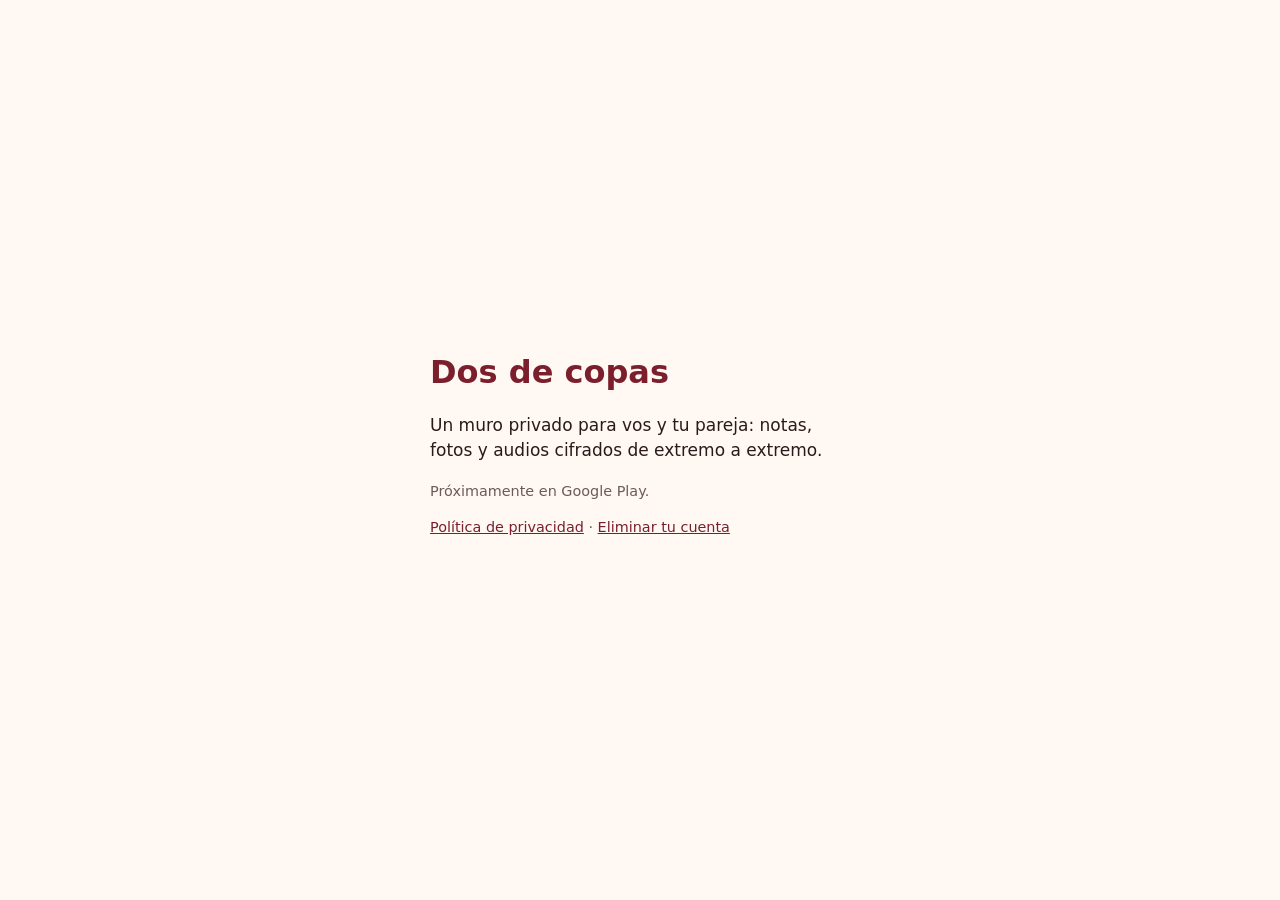
<file: index.html>
<!doctype html>
<html lang="es">
<head>
  <meta charset="utf-8">
  <meta name="viewport" content="width=device-width, initial-scale=1">
  <meta name="referrer" content="no-referrer">
  <title>Dos de copas</title>
  <meta http-equiv="Content-Security-Policy" content="default-src 'none'; style-src 'self'">
  <link rel="stylesheet" href="style.css">
</head>
<body>
  <main>
    <h1>Dos de copas</h1>
    <p>Un muro privado para vos y tu pareja: notas, fotos y audios cifrados de extremo a extremo.</p>
    <p class="muted">Próximamente en Google Play.</p>
    <p class="muted"><a href="privacidad/">Política de privacidad</a> · <a href="eliminar-cuenta/">Eliminar tu cuenta</a></p>
  </main>
</body>
</html>
</file>
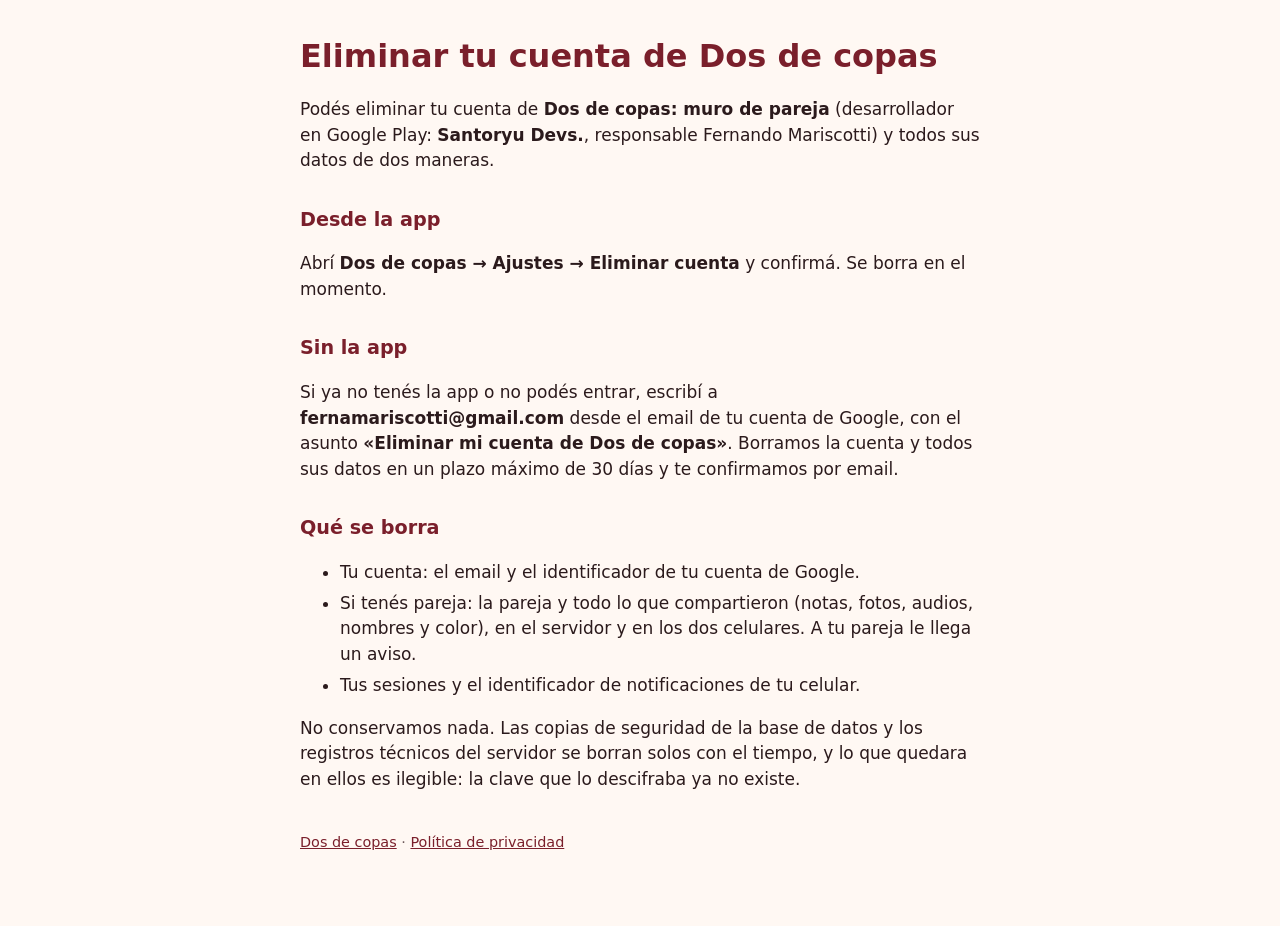
<file: eliminar-cuenta/index.html>
<!doctype html>
<html lang="es">
<head>
  <meta charset="utf-8">
  <meta name="viewport" content="width=device-width, initial-scale=1">
  <meta http-equiv="Content-Security-Policy" content="default-src 'none'; style-src 'self'">
  <meta name="referrer" content="no-referrer">
  <title>Eliminar tu cuenta · Dos de copas</title>
  <link rel="stylesheet" href="../style.css">
</head>
<body class="doc">
  <main>
    <h1>Eliminar tu cuenta de Dos de copas</h1>
    <p>Podés eliminar tu cuenta de <strong>Dos de copas: muro de pareja</strong> (desarrollador en Google Play: <strong>Santoryu Devs.</strong>, responsable Fernando Mariscotti) y todos sus datos de dos maneras.</p>

    <h2>Desde la app</h2>
    <p>Abrí <strong>Dos de copas → Ajustes → Eliminar cuenta</strong> y confirmá. Se borra en el momento.</p>

    <h2>Sin la app</h2>
    <p>Si ya no tenés la app o no podés entrar, escribí a <strong>fernamariscotti@gmail.com</strong> desde el email de tu cuenta de Google, con el asunto <strong>«Eliminar mi cuenta de Dos de copas»</strong>. Borramos la cuenta y todos sus datos en un plazo máximo de 30 días y te confirmamos por email.</p>

    <h2>Qué se borra</h2>
    <ul>
      <li>Tu cuenta: el email y el identificador de tu cuenta de Google.</li>
      <li>Si tenés pareja: la pareja y todo lo que compartieron (notas, fotos, audios, nombres y color), en el servidor y en los dos celulares. A tu pareja le llega un aviso.</li>
      <li>Tus sesiones y el identificador de notificaciones de tu celular.</li>
    </ul>
    <p>No conservamos nada. Las copias de seguridad de la base de datos y los registros técnicos del servidor se borran solos con el tiempo, y lo que quedara en ellos es ilegible: la clave que lo descifraba ya no existe.</p>

    <footer class="muted"><a href="../">Dos de copas</a> · <a href="../privacidad/">Política de privacidad</a></footer>
  </main>
</body>
</html>
</file>
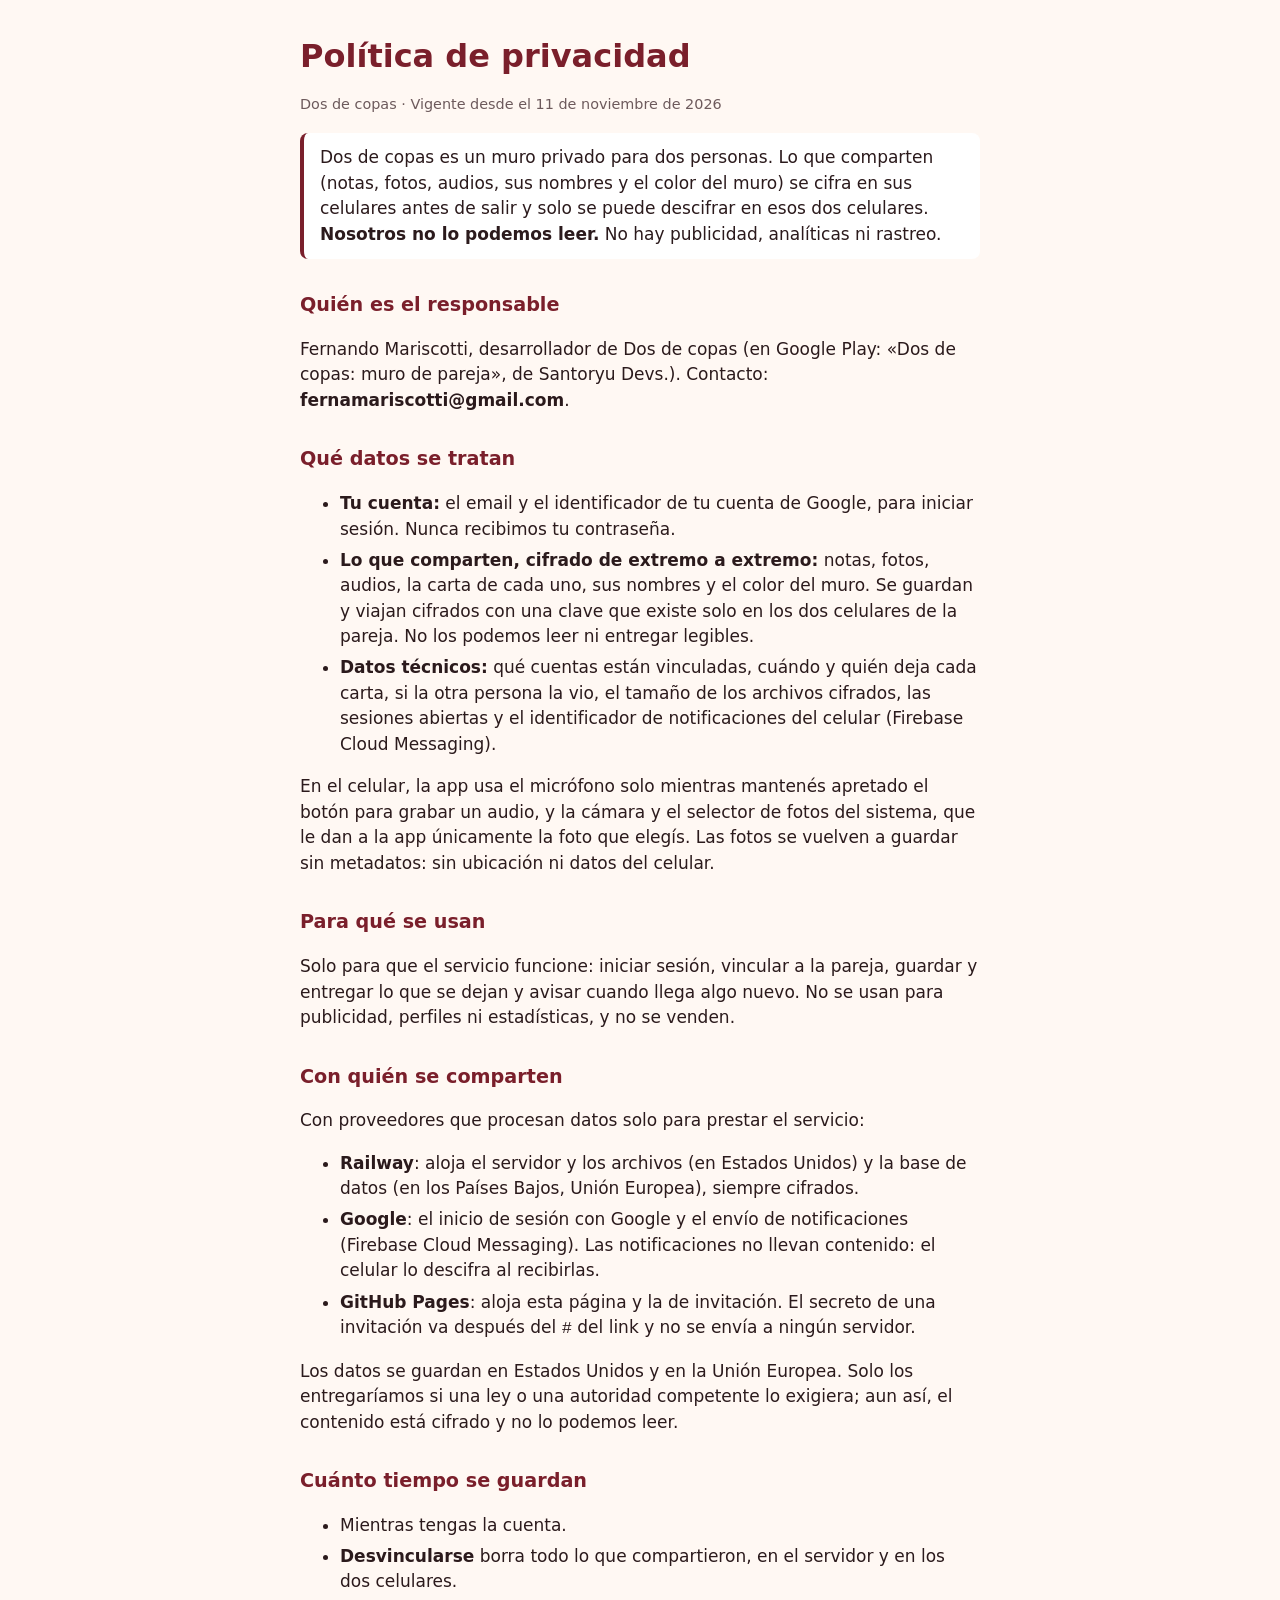
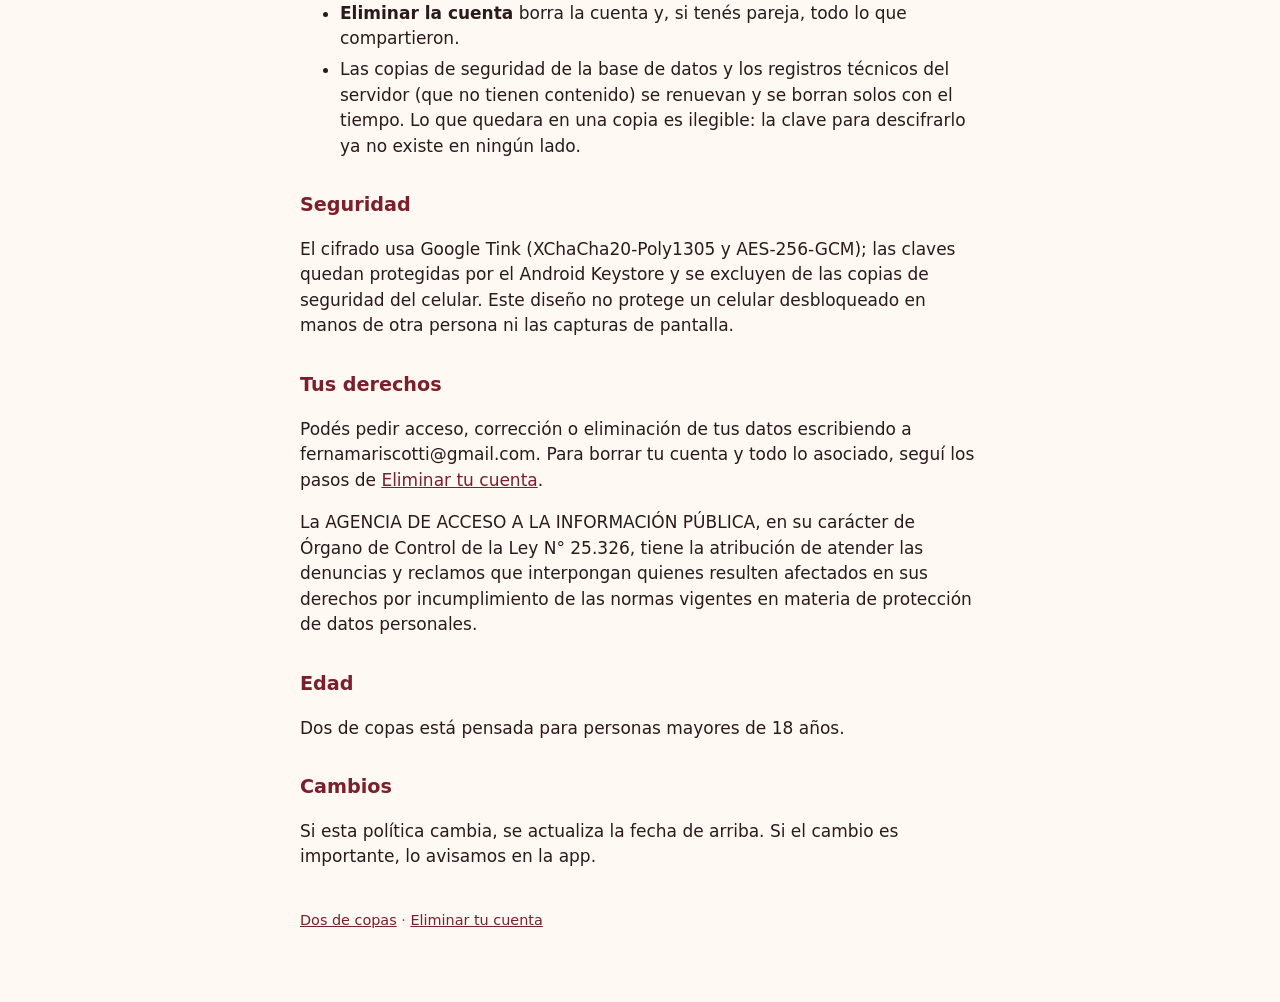
<file: privacidad/index.html>
<!doctype html>
<html lang="es">
<head>
  <meta charset="utf-8">
  <meta name="viewport" content="width=device-width, initial-scale=1">
  <meta http-equiv="Content-Security-Policy" content="default-src 'none'; style-src 'self'">
  <meta name="referrer" content="no-referrer">
  <title>Política de privacidad · Dos de copas</title>
  <link rel="stylesheet" href="../style.css">
</head>
<body class="doc">
  <main>
    <h1>Política de privacidad</h1>
    <p class="muted">Dos de copas · Vigente desde el 11 de noviembre de 2026</p>

    <p class="summary">Dos de copas es un muro privado para dos personas. Lo que comparten (notas, fotos, audios, sus nombres y el color del muro) se cifra en sus celulares antes de salir y solo se puede descifrar en esos dos celulares. <strong>Nosotros no lo podemos leer.</strong> No hay publicidad, analíticas ni rastreo.</p>

    <h2>Quién es el responsable</h2>
    <p>Fernando Mariscotti, desarrollador de Dos de copas (en Google Play: «Dos de copas: muro de pareja», de Santoryu Devs.). Contacto: <strong>fernamariscotti@gmail.com</strong>.</p>

    <h2>Qué datos se tratan</h2>
    <ul>
      <li><strong>Tu cuenta:</strong> el email y el identificador de tu cuenta de Google, para iniciar sesión. Nunca recibimos tu contraseña.</li>
      <li><strong>Lo que comparten, cifrado de extremo a extremo:</strong> notas, fotos, audios, la carta de cada uno, sus nombres y el color del muro. Se guardan y viajan cifrados con una clave que existe solo en los dos celulares de la pareja. No los podemos leer ni entregar legibles.</li>
      <li><strong>Datos técnicos:</strong> qué cuentas están vinculadas, cuándo y quién deja cada carta, si la otra persona la vio, el tamaño de los archivos cifrados, las sesiones abiertas y el identificador de notificaciones del celular (Firebase Cloud Messaging).</li>
    </ul>
    <p>En el celular, la app usa el micrófono solo mientras mantenés apretado el botón para grabar un audio, y la cámara y el selector de fotos del sistema, que le dan a la app únicamente la foto que elegís. Las fotos se vuelven a guardar sin metadatos: sin ubicación ni datos del celular.</p>

    <h2>Para qué se usan</h2>
    <p>Solo para que el servicio funcione: iniciar sesión, vincular a la pareja, guardar y entregar lo que se dejan y avisar cuando llega algo nuevo. No se usan para publicidad, perfiles ni estadísticas, y no se venden.</p>

    <h2>Con quién se comparten</h2>
    <p>Con proveedores que procesan datos solo para prestar el servicio:</p>
    <ul>
      <li><strong>Railway</strong>: aloja el servidor y los archivos (en Estados Unidos) y la base de datos (en los Países Bajos, Unión Europea), siempre cifrados.</li>
      <li><strong>Google</strong>: el inicio de sesión con Google y el envío de notificaciones (Firebase Cloud Messaging). Las notificaciones no llevan contenido: el celular lo descifra al recibirlas.</li>
      <li><strong>GitHub Pages</strong>: aloja esta página y la de invitación. El secreto de una invitación va después del <code>#</code> del link y no se envía a ningún servidor.</li>
    </ul>
    <p>Los datos se guardan en Estados Unidos y en la Unión Europea. Solo los entregaríamos si una ley o una autoridad competente lo exigiera; aun así, el contenido está cifrado y no lo podemos leer.</p>

    <h2>Cuánto tiempo se guardan</h2>
    <ul>
      <li>Mientras tengas la cuenta.</li>
      <li><strong>Desvincularse</strong> borra todo lo que compartieron, en el servidor y en los dos celulares.</li>
      <li><strong>Eliminar la cuenta</strong> borra la cuenta y, si tenés pareja, todo lo que compartieron.</li>
      <li>Las copias de seguridad de la base de datos y los registros técnicos del servidor (que no tienen contenido) se renuevan y se borran solos con el tiempo. Lo que quedara en una copia es ilegible: la clave para descifrarlo ya no existe en ningún lado.</li>
    </ul>

    <h2>Seguridad</h2>
    <p>El cifrado usa Google Tink (XChaCha20-Poly1305 y AES-256-GCM); las claves quedan protegidas por el Android Keystore y se excluyen de las copias de seguridad del celular. Este diseño no protege un celular desbloqueado en manos de otra persona ni las capturas de pantalla.</p>

    <h2>Tus derechos</h2>
    <p>Podés pedir acceso, corrección o eliminación de tus datos escribiendo a fernamariscotti@gmail.com. Para borrar tu cuenta y todo lo asociado, seguí los pasos de <a href="../eliminar-cuenta/">Eliminar tu cuenta</a>.</p>
    <p>La AGENCIA DE ACCESO A LA INFORMACIÓN PÚBLICA, en su carácter de Órgano de Control de la Ley N° 25.326, tiene la atribución de atender las denuncias y reclamos que interpongan quienes resulten afectados en sus derechos por incumplimiento de las normas vigentes en materia de protección de datos personales.</p>

    <h2>Edad</h2>
    <p>Dos de copas está pensada para personas mayores de 18 años.</p>

    <h2>Cambios</h2>
    <p>Si esta política cambia, se actualiza la fecha de arriba. Si el cambio es importante, lo avisamos en la app.</p>

    <footer class="muted"><a href="../">Dos de copas</a> · <a href="../eliminar-cuenta/">Eliminar tu cuenta</a></footer>
  </main>
</body>
</html>
</file>
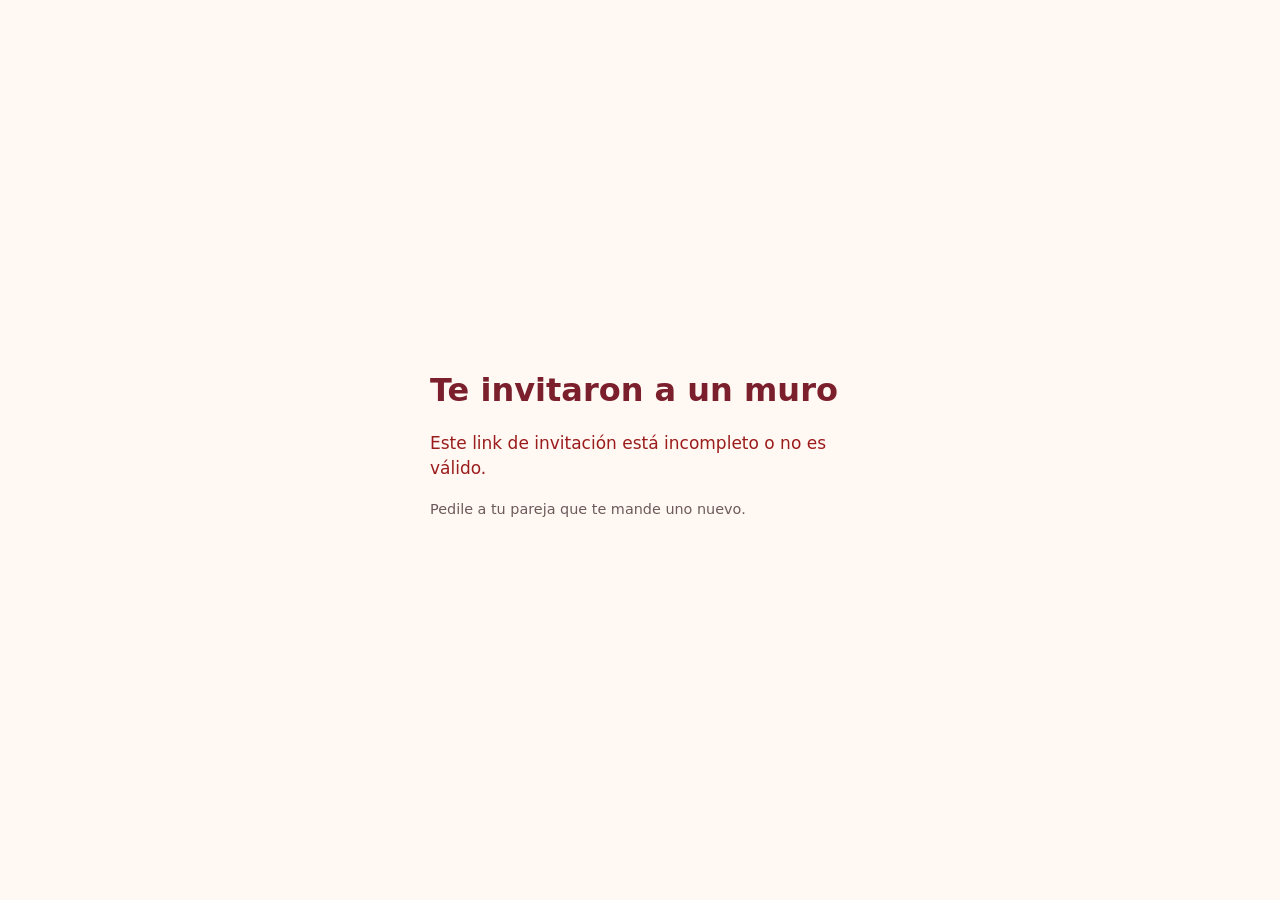
<file: unirse/index.html>
<!doctype html>
<html lang="es">
<head>
  <meta charset="utf-8">
  <meta name="viewport" content="width=device-width, initial-scale=1">
  <!-- Sin scripts ni recursos de terceros: el secreto de la invitación (después del #) nunca sale de este navegador. -->
  <meta http-equiv="Content-Security-Policy" content="default-src 'none'; style-src 'self'; script-src 'self'">
  <meta name="referrer" content="no-referrer">
  <title>Unite a Dos de copas</title>
  <link rel="stylesheet" href="../style.css">
</head>
<body>
  <main>
    <h1>Te invitaron a un muro</h1>
    <p id="intro">Tu pareja te invitó a compartir un muro privado en Dos de copas.</p>
    <a id="open" class="button" href="#">Abrir en Dos de copas</a>
    <p class="muted" id="hint">La invitación vence a los 15 minutos y sirve una sola vez. Necesitás la app instalada en Android.</p>
  </main>
  <script src="unirse.js"></script>
</body>
</html>
</file>
<file: style.css>
:root { color-scheme: light; --wine: #7a1f2b; --cream: #fff8f3; --ink: #2b1a1c; }
* { box-sizing: border-box; }
body { margin: 0; min-height: 100vh; display: grid; place-items: center; background: var(--cream); color: var(--ink);
  font: 17px/1.5 system-ui, -apple-system, "Segoe UI", Roboto, sans-serif; padding: 24px; }
main { max-width: 420px; width: 100%; }
h1 { color: var(--wine); font-size: 2rem; margin: 0 0 .5rem; }
.button { display: block; text-align: center; background: var(--wine); color: #fff; text-decoration: none;
  padding: 14px 20px; border-radius: 999px; font-weight: 600; margin: 24px 0 12px; }
.muted { color: #6d5a5c; font-size: .9rem; }
.error { color: #9b1c1c; }

/* Páginas de texto largo (privacidad, eliminar cuenta) */
body.doc { display: block; }
body.doc main { max-width: 680px; margin: 0 auto; padding: 8px 0 48px; }
body.doc h2 { color: var(--wine); font-size: 1.2rem; margin: 2rem 0 .5rem; }
body.doc li { margin: .35rem 0; }
body.doc .summary { background: #fff; border-left: 4px solid var(--wine); padding: 12px 16px; border-radius: 8px; }
a { color: var(--wine); }
footer { margin-top: 2.5rem; }
</file>
